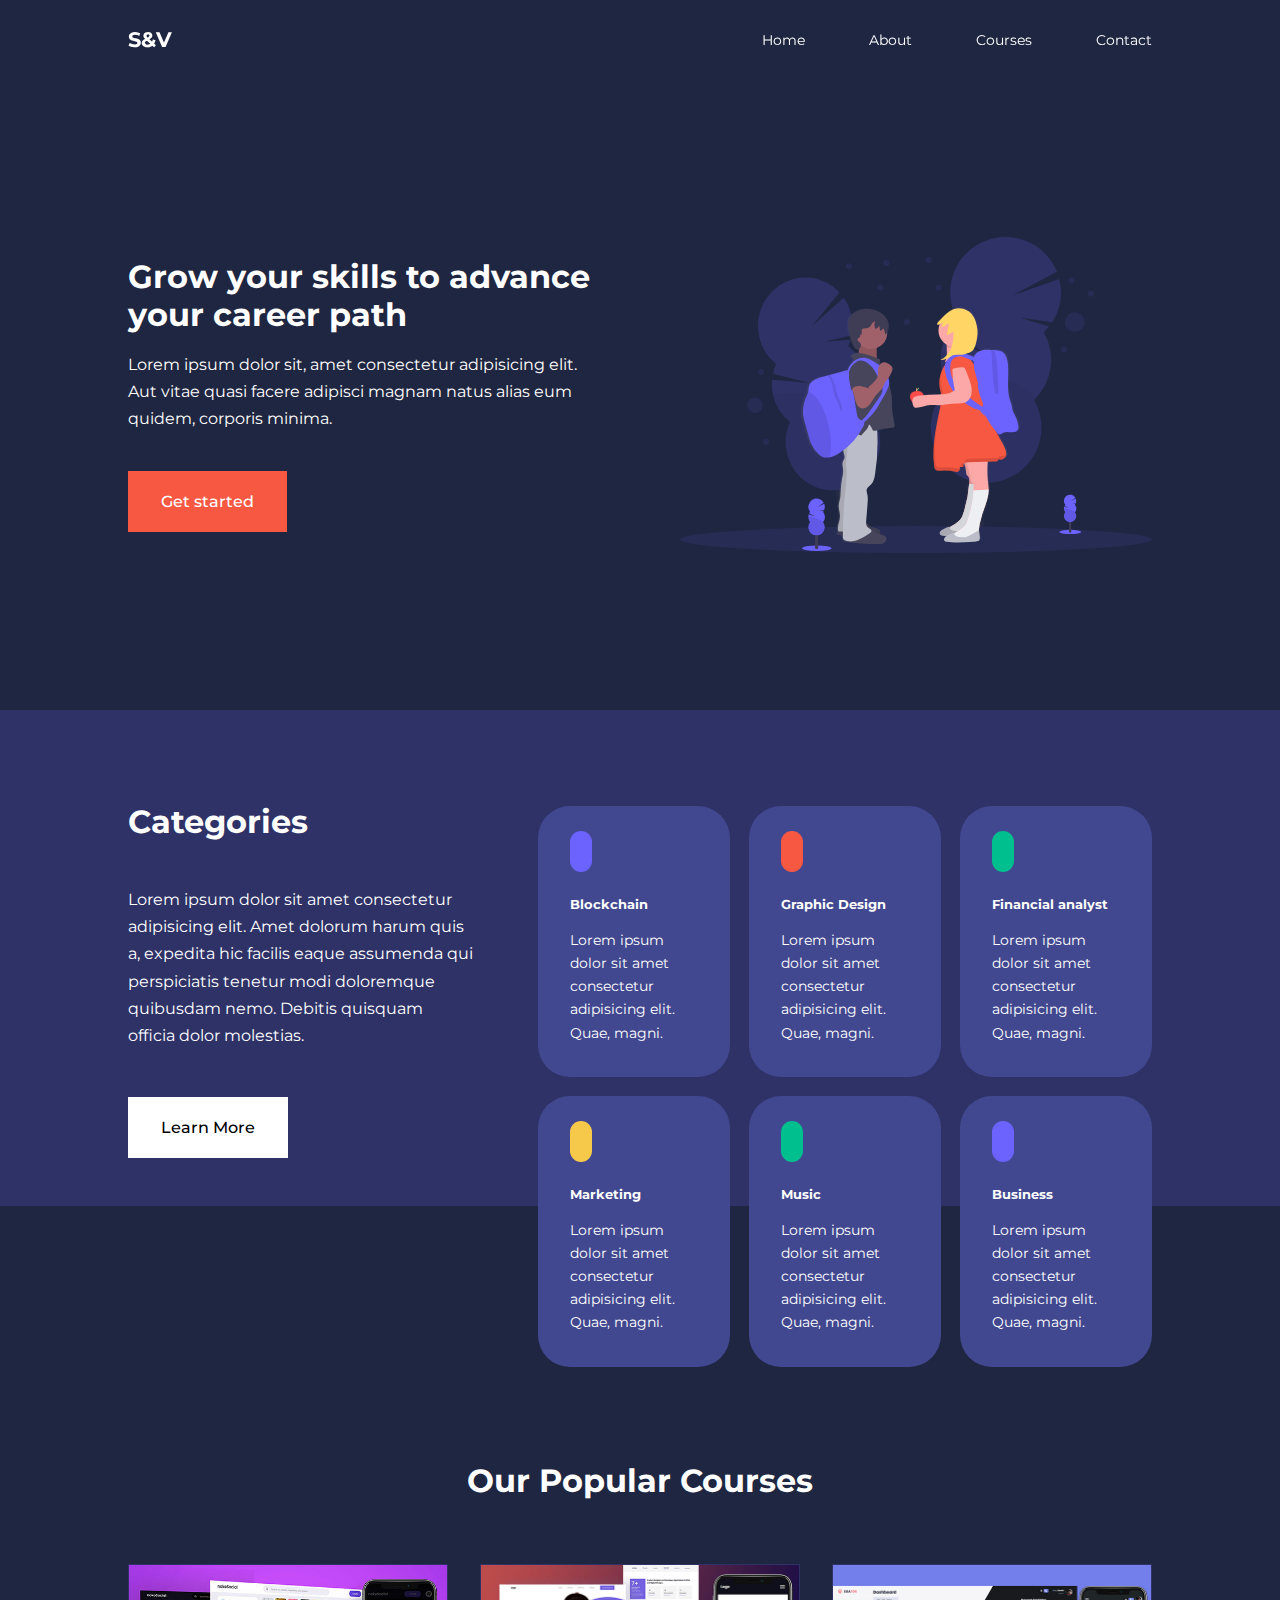
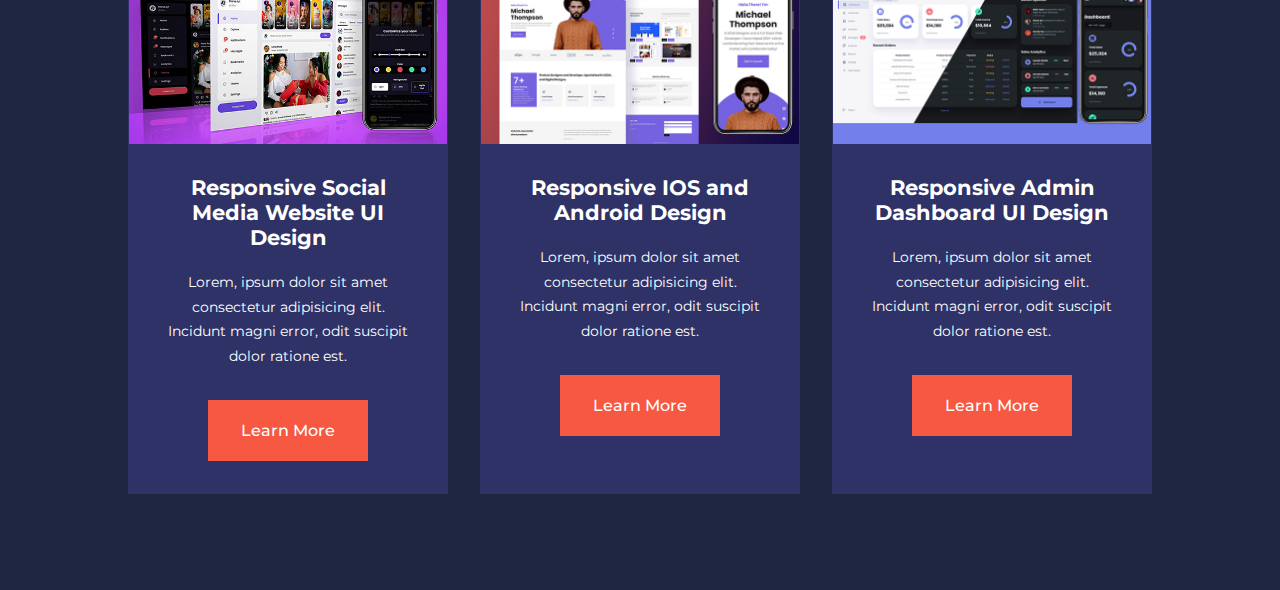
<file: index.html>
<!DOCTYPE html>
<html lang="en">
<head>
    <meta charset="UTF-8">
    <meta http-equiv="X-UA-Compatible" content="IE=edge">
    <meta name="viewport" content="width=device-width, initial-scale=1.0">
    <title>Responsive Multipage Educational website Using HTML, CSS & JavaScript</title>

    <!-- ICONSCOUT CDN-->
    <link rel="stylesheet" href="https://unicons.iconscout.com/release/v4.0.0/css/line.css">

    <!-- LINK CSS-->
    <link rel="stylesheet" href="./css/style.css">

    <!-- GOOGLE FONTS (MONSTSERRAT)-->
    <link rel="preconnect" href="https://fonts.googleapis.com"> 
    <link rel="preconnect" href="https://fonts.gstatic.com" crossorigin> 
    <link href="https://fonts.googleapis.com/css2?family=Montserrat:wght@300;400;500;600;700;800&display=swap" rel="stylesheet">

</head>
<body>
    <nav>
        <div class="container nav__container">
            <a href="index.html"><h4>S&V</h4></a>
            <ul class="nav__menu">
                <li><a href="index.html">Home</a></li>
                <li><a href="about.html">About</a></li>
                <li><a href="courses.html">Courses</a></li>
                <li><a href="contact.html">Contact</a></li>
            </ul>
            <button id=" open-menu-btn"><i class="uil uil-bars"></i></button>
            <button id=" close-menu-btn"><i class="uil uil-bars"></i></button>
        </div>
    </nav>
    <!-- ================ END OF NAVBAR ================== -->


    <header>
        <div class="container header__container">
            <div class="header__left">
                <h1>Grow your skills to advance your career path</h1>
                <p>
                    Lorem ipsum dolor sit, amet consectetur adipisicing elit. Aut vitae quasi facere adipisci magnam natus alias eum quidem, corporis minima.
                </p>
                <a href="courses.html" class="btn btn-primary">Get started
                </a>

            </div>
            <div class="header__right">
                <div class="header__right-image">
                    <img src="./images/header.svg" alt="people-learning">
                </div>

            </div>
        </div>
    </header>
    <!-- ================ END OF HEADER ================== -->


    <section class="categories">
        <div class="container categories__container">
            <div class="categories__left">
                <h1>Categories</h1>
                <p>
                    Lorem ipsum dolor sit amet consectetur adipisicing elit. Amet dolorum harum quis a, expedita hic facilis eaque assumenda qui perspiciatis tenetur modi doloremque quibusdam nemo. Debitis quisquam officia dolor molestias.
                </p>
                <a href="#" class="btn">Learn More</a>
            </div>
            <div class="categories__right">
                <article class="category">
                    <span class="category__icon"><i class="uil uil-bitcoin-sign"></i></span>
                    <h5>Blockchain</h5>
                    <p>Lorem ipsum dolor sit amet consectetur adipisicing elit. Quae, magni.</p>
                </article>

                <article class="category">
                    <span class="category__icon"><i class="uil uil-palette"></i></span>
                    <h5>Graphic Design</h5>
                    <p>Lorem ipsum dolor sit amet consectetur adipisicing elit. Quae, magni.</p>
                </article>

                <article class="category">
                    <span class="category__icon"><i class="uil uil-comparison"></i></span>
                    <h5>Financial analyst</h5>
                    <p>Lorem ipsum dolor sit amet consectetur adipisicing elit. Quae, magni.</p>
                </article>

                <article class="category">
                    <span class="category__icon"><i class="uil uil-megaphone"></i></span>
                    <h5>Marketing</h5>
                    <p>Lorem ipsum dolor sit amet consectetur adipisicing elit. Quae, magni.</p>
                </article>

                <article class="category">
                    <span class="category__icon"><i class="uil uil-music"></i></span>
                    <h5>Music</h5>
                    <p>Lorem ipsum dolor sit amet consectetur adipisicing elit. Quae, magni.</p>
                </article>

                <article class="category">
                    <span class="category__icon"><i class="uil uil-credit-card"></i></span>
                    <h5>Business</h5>
                    <p>Lorem ipsum dolor sit amet consectetur adipisicing elit. Quae, magni.</p>
                </article>
            </div>
        </div>
    </section>
     <!-- ====================== END OF CATEGORIES ========================= --> 



     <section class="courses">
        <h2>Our Popular Courses</h2>
        <div class="container courses__container">
            <article class="course">
                <div class="course__image">
                    <img src="./images/course1.jpg" alt="">
                </div>
                <div class="course__info">
                    <h4>Responsive Social Media Website UI Design</h4>
                    <p>
                        Lorem, ipsum dolor sit amet consectetur adipisicing elit. Incidunt magni error, odit suscipit dolor ratione est.
                    </p>
                    <a href="course.html" class="btn btn-primary">Learn More</a>
                </div>
            </article>

            <article class="course">
                <div class="course__image">
                    <img src="./images/course2.jpg" alt="">
                </div>
                <div class="course__info">
                    <h4>Responsive IOS and Android Design</h4>
                    <p>
                        Lorem, ipsum dolor sit amet consectetur adipisicing elit. Incidunt magni error, odit suscipit dolor ratione est.
                    </p>
                    <a href="course.html" class="btn btn-primary">Learn More</a>
                </div>
            </article>

            <article class="course">
                <div class="course__image">
                    <img src="./images/course3.jpg" alt="">
                </div>
                <div class="course__info">
                    <h4>Responsive Admin Dashboard UI Design</h4>
                    <p>
                        Lorem, ipsum dolor sit amet consectetur adipisicing elit. Incidunt magni error, odit suscipit dolor ratione est.
                    </p>
                    <a href="course.html" class="btn btn-primary">Learn More</a>
                </div>
            </article>
        </div>
     </section>
    
    <!-- ====================== END OF COURSES ========================= --> 



    <script src="./main.js"></script>
</body>
</html>
</file>
<file: css/style.css>
* {
    margin: 0;
    padding: 0;
    border: 0;
    outline: 0;
    text-decoration: none;
    list-style: none;
    box-sizing: border-box;
}

:root {
    --color-primary: #6c63ff;
    --color-success: #00bf8e;
    --color-warning: #f7c94b;
    --color-danger: #f75842;
    --color-danger-variant: rgb(247, 88, 66, 0.4);
    --color-white: #fff;
    --color-light: rgb(255, 255, 255, 0.7);
    --color-black: #000;
    --color-bg: #1f2641;
    --color-bg1: #2e3267;
    --color-bg2: #424890;

    --container-width-lg: 80%;
    --container-width-md: 90%;
    --container-width-sm: 94%;

    --transition: all 400ms ease;
}

body {
    font-family: "Montserrat", sans-serif;
    line-height: 1.7;
    color: var(--color-white);
    background: var(--color-bg);
}

.container {
    width: var(--container-width-lg);
    margin: 0 auto;
}

section {
    padding: 6rem 0;
}

section h2 {
    text-align: center;
    margin-bottom: 4rem;
}

h1,
h2,
h3,
h4,
h5 {
    line-height: 1.2;
}

h1 {
    font-size: 2rem;
}

h2 {
    font-size: 2rem;
}

h3 {
    font-size: 1.6rem;
}

h4 {
    font-size: 1.3rem;
}

a {
    color: var(--color-white);
}

img {
    width: 100%;
    display: block;
    object-fit: cover;
}

.btn {
    display: inline-block;
    background: var(--color-white);
    color: var(--color-black);
    padding: 1rem 2rem;
    border: 1px solid transparent;
    font-weight: 500;
    transition: var(--transition);
}

.btn:hover {
    background: transparent;
    color: var(--color-white);
    border-color: var(--color-white);
}

.btn-primary {
    background: var(--color-danger);
    color: var(--color-white)
}

/* ============================= NAVBAR ============================= */
nav {
    background: transparent;
    width: 100vw;
    height: 5rem;
    position: fixed;
    top: 0;
    z-index: 11;
}
/* change navbar style on scroll using javascript */


.window-scroll{
    background: var(--color-primary);
    box-shadow: 0 1rem 2rem rgba(0, 0, 0, 0.2);
}


.nav__container {
    height: 100%;
    display: flex;
    justify-content: space-between;
    align-items: center;
}

nav button {
    display: none;
}

.nav__menu {
    display: flex;
    align-items: center;
    gap: 4rem;
}

.nav__menu a {
    font-size: 0.9rem;
    transition: var(--transition);
}

.nav__menu a:hover {
    color: var(--color-bg2)
}

/* ============================= HEADER ============================= */
header {
    position: relative;
    top: 5rem;
    overflow: hidden;
    height: 70vh;
    margin-bottom: 5rem;
}

.header__container{
    display: grid;
    grid-template-columns: 1fr 1fr;
    align-items: center;
    gap: 5rem;
    height: 100%;
}

.header__left p {
    margin: 1rem 0 2.4rem;
}

/* ============================ CATEGORIES ========================== */
.categories {
    background: var(--color-bg1);
    height: 31rem;
}

.categories h1 {
    line-height: 1;
    margin-bottom: 3rem;
}

.categories__container {
    display: grid;
    grid-template-columns: 40% 60%;
}

.categories__left p {
    margin: 1rem 0 3rem;
}

.categories__left {
    margin-right: 4rem;
}

.categories__right {
    display: grid;
    grid-template-columns: repeat(3, 1fr);
    gap: 1.2rem;
}

.category {
    background: var(--color-bg2);
    padding: 2rem;
    border-radius: 2rem;
    transition: var(--transition);
}
.category:hover {
    box-shadow: 0 3rem 3rem rgba(0, 0, 0, 0.3);
    z-index: 1;
}

.category__icon {
    background-color: var(--color-primary);
    padding: 0.7rem;
    border-radius: 0.9rem;
}
.category h5 {
    margin: 2rem 0 1rem;
}

.category p {
    font-size: 0.85rem;
}

.category:nth-child(2) .category__icon {
    background: var(--color-danger);
}

.category:nth-child(3) .category__icon {
    background: var(--color-success);
}

.category:nth-child(4) .category__icon {
    background: var(--color-warning);
}

.category:nth-child(5) .category__icon {
    background: var(--color-success);
}


/* ============================ COURSES ========================== */
.courses{
    margin-top: 10rem;
}
.courses__container {
    display: grid;
    grid-template-columns: repeat(3, 1fr);
    gap: 2rem;
}

.course {
    background-color: var(--color-bg1);
    text-align: center;
    border: 1px solid transparent;
    transition: var(--transition);
}

.course:hover {
    background: transparent;
    border-color: var(--color-primary);
}

.course__info {
    padding: 2rem; 
}

.course__info p {
    margin: 1.2rem 0 2rem;
    font-size: 0.9rem;
}
</file>
